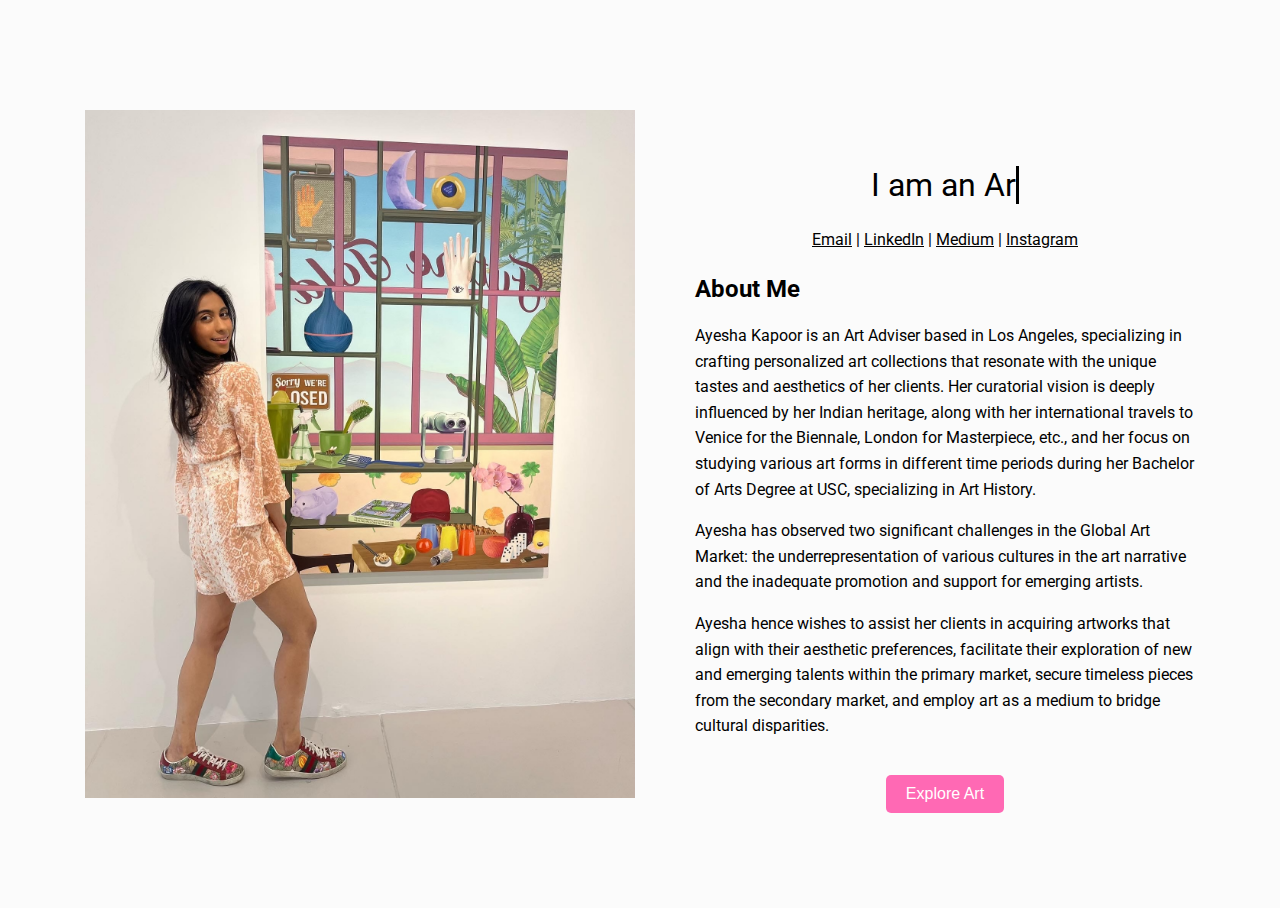
<file: index.html>
<!DOCTYPE html>
<html>
<head>
    <title>Ayesha Kapoor</title>
    <meta charset="UTF-8">
    <meta name="description" content="Ayesha Kapoor">
    <meta name="author" content="Ayesha Kapoor">
    <link rel="stylesheet" type="text/css" href="styles.css">
    <link href="https://fonts.googleapis.com/css2?family=Roboto:wght@400;700&display=swap" rel="stylesheet">
    <meta name="viewport" content="initial-scale=1, width=device-width">
</head>
<body>
    <div class="centered">
        <div class="profile-container">
            <img src="ayesha.png" id="profile-pic" alt="Profile Picture">
            <div>
                <h1 id="name">Ayesha Kapoor</h1>
                <p id="typewriter"></p>
                <p>
                    <a href="mailto:ayeshakapoorart@gmail.com" target="_blank">Email</a> |
                    <a href="https://www.linkedin.com/in/ayesha-kapoor-84b563290/" target="_blank">LinkedIn</a> |
                    <a href="https://medium.com/@ayeshakapoor2404" target="_blank">Medium</a> |
                    <a href="https://instagram.com/ayeforart" target="_blank">Instagram</a>   
                </p>
                <div class="text-section">
                    <h2>About Me</h2>
                    <p>Ayesha Kapoor is an Art Adviser based in Los Angeles, specializing in crafting personalized art collections that resonate with the unique tastes and aesthetics of her clients. Her curatorial vision is deeply influenced by her Indian heritage, along with her international travels to Venice for the Biennale, London for Masterpiece, etc., and her focus on studying various art forms in different time periods during her Bachelor of Arts Degree at USC, specializing in Art History.<p>

                        <p> Ayesha has observed two significant challenges in the Global Art Market: the underrepresentation of various cultures in the art narrative and the inadequate promotion and support for emerging artists. <p> 

                            <p> Ayesha hence wishes to assist her clients in acquiring artworks that align with their aesthetic preferences, facilitate their exploration of new and emerging talents within the primary market, secure timeless pieces from the secondary market, and employ art as a medium to bridge cultural disparities.<p>
                    </div>
                    <button id="explore-art-btn" onclick="window.location.href='explore.html'">Explore Art</button>
        </div>
    </div>
    <script src="script.js"></script>
</body>
</html>
</file>
<file: styles.css>
body {
    background-color: rgb(0, 0, 16);
    /* background-color: #070607; */
    color: #fff;
    font-family: Arial, sans-serif;
    text-align: center;
    margin: 0;
    /* height: 100vh; */
    display: flex;
    justify-content: center;
    align-items: center;
    padding-top: 75px;
    padding-bottom: 75px;
    font-family: 'Roboto', Arial, sans-serif;
    /* font-family: 'Helvetica Neue', Helvetica, Arial, sans-serif; */

}

@keyframes fadeIn {
    from { opacity: 0; }
    to { opacity: 1; }
}


@keyframes fadeInUp {
    from {
        opacity: 0;
        transform: translateY(20px);
    }
    to {
        opacity: 1;
        transform: translateY(0);
    }
}

#name {
    font-size: 60px;
    background-image: linear-gradient(to right, #600000, #ff00fb, #ff6200 , #ff00fb, #600000);
    background-size: 200% auto;
    color: transparent;
    background-clip: text;
    -webkit-background-clip: text;
    animation: moveGradient 20s linear infinite, fadeIn 2s ease-out forwards;
    margin: 0px;
    margin-bottom: 20px;
    opacity: 0; /* Start with 0 opacity */
}

@keyframes moveGradient {
    0% { background-position: 0% 50%; }
    50% { background-position: 100% 50%; }
    100% { background-position: 0% 50%; }
}


@keyframes typewriter{
    from { width: 0; }
    to { width: 14em; }
}


#typewriter {
    font-size: 2em;
    overflow: hidden;
    border-right: 0.1em solid white;  /* Updated cursor color */
    white-space: nowrap;
    margin: 0 auto;
    display: inline-block;
    animation: blinkTextCursorLight 1000ms steps(50) infinite normal, fadeIn 2s ease-out forwards;
    text-align: center;
    margin-bottom: 10px;
}

@keyframes blinkTextCursor {
    0%, 100% { border-right-color: solid white; }
    50% { border-right-color: transparent; }
}

@keyframes blinkTextCursorLight {
    0%, 100% { border-right-color: solid black; }
    50% { border-right-color: transparent; }
}

.centered {
    text-align: center;
    display: flex;
    flex-direction: column;
    align-items: center;
}

.profile-container {
    display: flex;
    align-items: center; /* Aligns items vertically in the center */
    justify-content: center; /* Centers items horizontally */
    gap: 60px; /* Space between the image and the name-typewriter text block */
    width:100%;
}

.profile-container > div {
    display: flex;
    flex-direction: column; /* Stack name and typewriter text vertically */
    align-items: center; /* Center-align the text block (name and typewriter) */
    width: 100%;
    text-align: left;
}



h2 {
    margin-top: 10px;
}



#profile-pic {
    width: 550px;
    /* height: 400px; */
    /* border-radius: 50%; */
    object-fit: cover;
}

.text-section {
    max-width: 500px; /* Limit the width for better readability */
    /* margin-top: 10px;  */
    text-align: left; /* Align text to the left */
    animation: fadeIn 2s ease-out forwards;
    margin-top : 0;
}

.text-section p {
    /* font-size: 16px; */
    font-size: 1em;
    line-height: 1.6; /* Improve line spacing for readability */
    margin-top: 0;
}

.text-section h2 {
    margin-bottom: 20px; /* Reduce the bottom margin of the 'About Me' heading */
}


a {
    /* color: #1e66d4;  */
    color: #fff; 
    text-decoration: underline; /* This underlines the hyperlink */
}

a:hover {
    color:#1e66d4
}

/* h2 {
    margin-bottom: 0px;
    padding-bottom:0px;
    font-size: 1.6em;
} */

li {
    /* font-size: 16px; */
    font-size: 1em;
    line-height: 2; /* Improve line spacing for readability */ 
} 

.button{
    margin :10px;
    padding : 10px;
    border-width: 1px;
    background-color: rgb(0, 0, 18);
    color:#fff;
    border-color: #fff;
    font-weight: bold;
}


@media (prefers-color-scheme: dark) {
    body {
        background-color: #fbfbfb; /* Light background for light mode */
        color: #000; /* Dark text for light mode */
    }
    a {
        color : #000;
    }
    #typewriter {
        border-right: 0.1em solid #000; /* Black cursor for light mode */
    }
}

@media (prefers-color-scheme: light) {
    body {
        background-color: #fbfbfb; /* Light background for light mode */
        color: #000; /* Dark text for light mode */
    }
    a {
        color : #000;
    }
    #typewriter {
        border-right: 0.1em solid #000; /* Black cursor for light mode */
    }
}


/* Responsive adjustments for screens smaller than 768px (like mobile devices) */
@media screen and (max-width: 768px) {
    .profile-container {
        flex-direction: column; /* Stack elements vertically on small screens */
        align-items: center;
        padding-left: 0px;
    }

    #profile-pic {
        width: 270px; /* Smaller image size */
/*        height: 150px;*/
    }

    .text-section {
        max-width: 100%; /* Full width on small screens */
        padding: 25px; 
    }

    #name {
        font-size: 50px; /* Smaller font size */
    }

    #typewriter {
        /* Adjust the keyframes to have a black cursor */
        animation: blinkTextCursorLight 1000ms steps(50) infinite normal;
        font-size:1.8em;
    }
    /* Existing styles... */
}

#explore-art-btn {
    display: block; /* Makes it possible to center the button using margin */
    margin: 20px auto; /* Adds space above the button and centers it horizontally */
    padding: 10px 20px; /* Adjusts the size of the button */
    background-color: #ff69b4; /* A pink color */
    color: white; /* Text color */
    border: none; /* Removes the default border */
    cursor: pointer; /* Changes the cursor to indicate it's clickable */
    font-size: 16px; /* Adjusts the text size */
    border-radius: 5px; /* Optional: Adds rounded corners */
}

#explore-art-btn:hover {
    background-color: #ff8ec7; /* A lighter pink for hover effect */
}

#artwork-gallery h1 {
    text-align: center;
    background: linear-gradient(to right, #600000, #ff00fb, #ff6200 , #ff00fb, #600000);
    -webkit-background-clip: text;
    color: transparent;
   font-size: 60px
   margin: 0px
}
</file>
